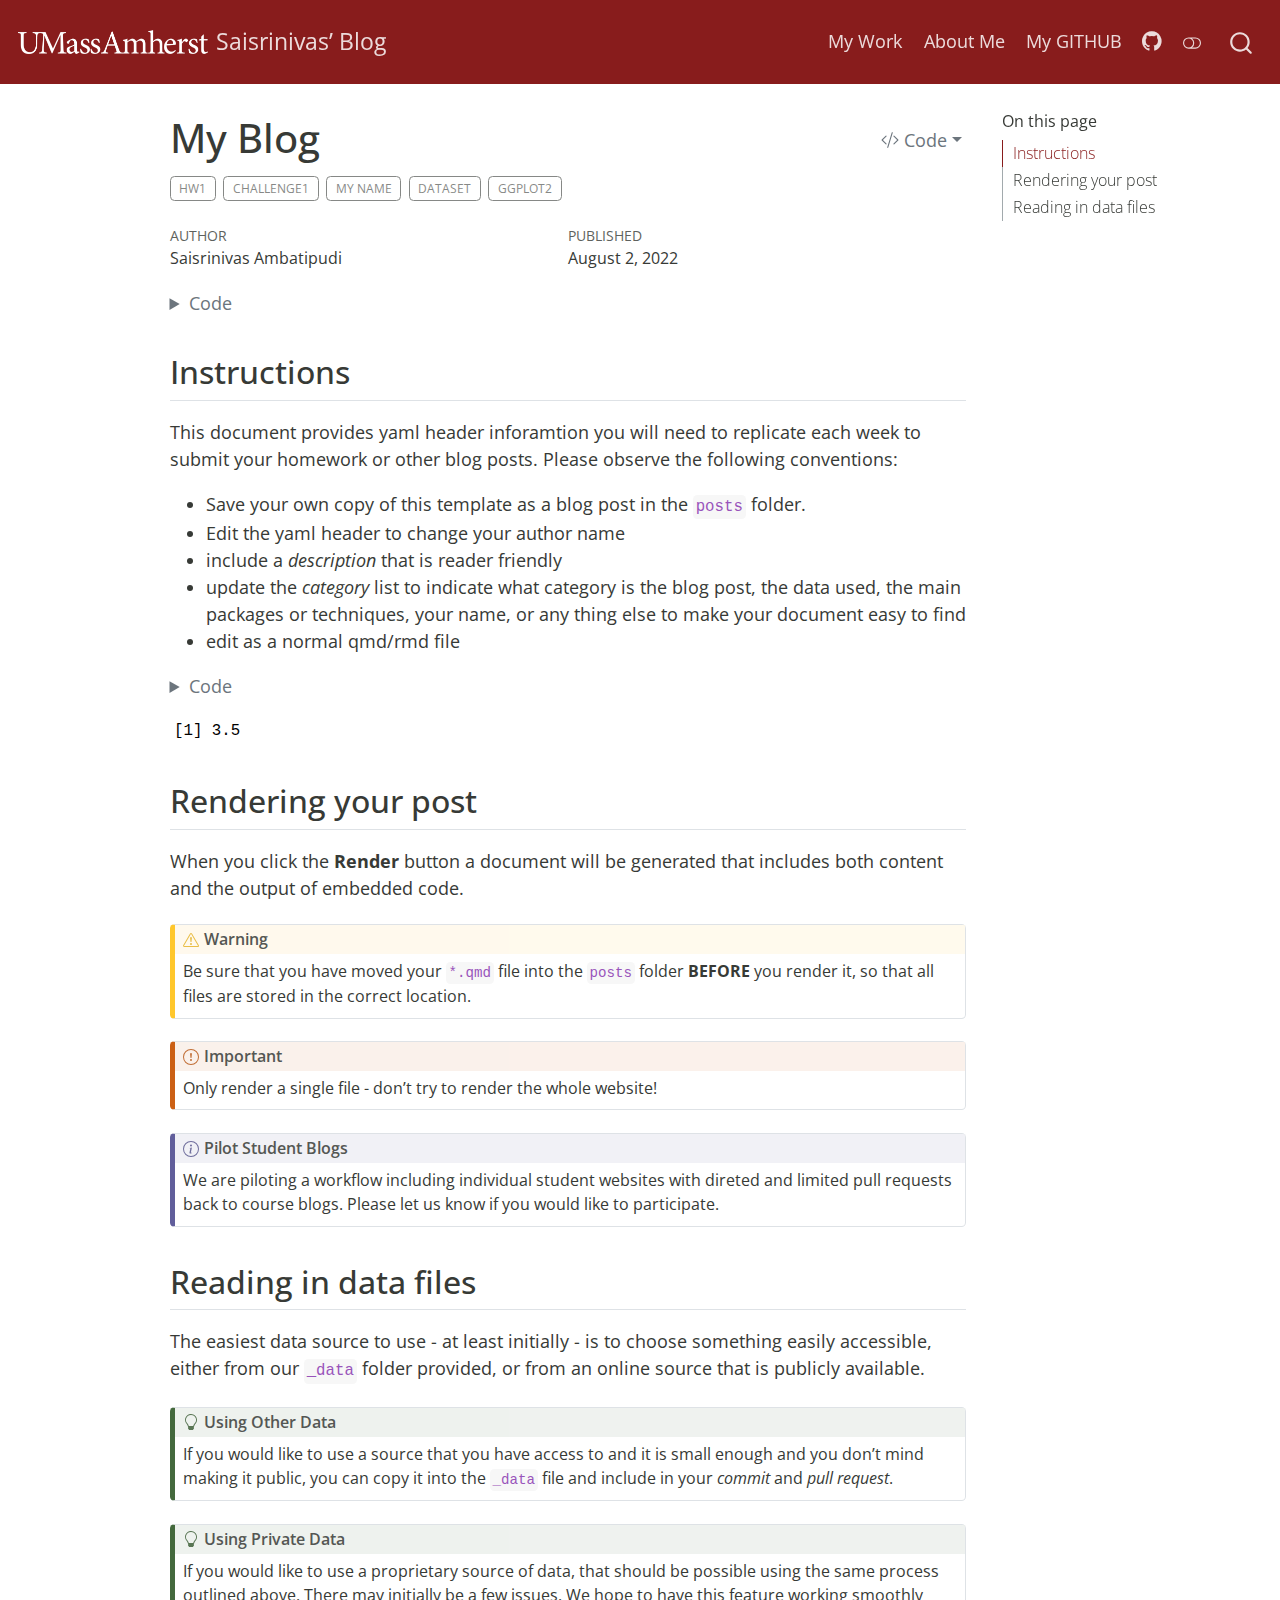
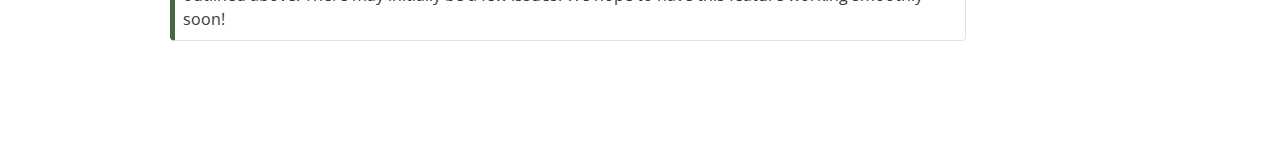
<file: posts/Saisrinivas.html>
<!DOCTYPE html>
<html xmlns="http://www.w3.org/1999/xhtml" lang="en" xml:lang="en"><head>

<meta charset="utf-8">
<meta name="generator" content="quarto-1.1.251">

<meta name="viewport" content="width=device-width, initial-scale=1.0, user-scalable=yes">

<meta name="author" content="Saisrinivas Ambatipudi">
<meta name="dcterms.date" content="2022-08-02">

<title>Saisrinivas’ Blog - My Blog</title>
<style>
code{white-space: pre-wrap;}
span.smallcaps{font-variant: small-caps;}
div.columns{display: flex; gap: min(4vw, 1.5em);}
div.column{flex: auto; overflow-x: auto;}
div.hanging-indent{margin-left: 1.5em; text-indent: -1.5em;}
ul.task-list{list-style: none;}
ul.task-list li input[type="checkbox"] {
  width: 0.8em;
  margin: 0 0.8em 0.2em -1.6em;
  vertical-align: middle;
}
pre > code.sourceCode { white-space: pre; position: relative; }
pre > code.sourceCode > span { display: inline-block; line-height: 1.25; }
pre > code.sourceCode > span:empty { height: 1.2em; }
.sourceCode { overflow: visible; }
code.sourceCode > span { color: inherit; text-decoration: inherit; }
div.sourceCode { margin: 1em 0; }
pre.sourceCode { margin: 0; }
@media screen {
div.sourceCode { overflow: auto; }
}
@media print {
pre > code.sourceCode { white-space: pre-wrap; }
pre > code.sourceCode > span { text-indent: -5em; padding-left: 5em; }
}
pre.numberSource code
  { counter-reset: source-line 0; }
pre.numberSource code > span
  { position: relative; left: -4em; counter-increment: source-line; }
pre.numberSource code > span > a:first-child::before
  { content: counter(source-line);
    position: relative; left: -1em; text-align: right; vertical-align: baseline;
    border: none; display: inline-block;
    -webkit-touch-callout: none; -webkit-user-select: none;
    -khtml-user-select: none; -moz-user-select: none;
    -ms-user-select: none; user-select: none;
    padding: 0 4px; width: 4em;
    color: #aaaaaa;
  }
pre.numberSource { margin-left: 3em; border-left: 1px solid #aaaaaa;  padding-left: 4px; }
div.sourceCode
  {   }
@media screen {
pre > code.sourceCode > span > a:first-child::before { text-decoration: underline; }
}
code span.al { color: #ff0000; font-weight: bold; } /* Alert */
code span.an { color: #60a0b0; font-weight: bold; font-style: italic; } /* Annotation */
code span.at { color: #7d9029; } /* Attribute */
code span.bn { color: #40a070; } /* BaseN */
code span.bu { color: #008000; } /* BuiltIn */
code span.cf { color: #007020; font-weight: bold; } /* ControlFlow */
code span.ch { color: #4070a0; } /* Char */
code span.cn { color: #880000; } /* Constant */
code span.co { color: #60a0b0; font-style: italic; } /* Comment */
code span.cv { color: #60a0b0; font-weight: bold; font-style: italic; } /* CommentVar */
code span.do { color: #ba2121; font-style: italic; } /* Documentation */
code span.dt { color: #902000; } /* DataType */
code span.dv { color: #40a070; } /* DecVal */
code span.er { color: #ff0000; font-weight: bold; } /* Error */
code span.ex { } /* Extension */
code span.fl { color: #40a070; } /* Float */
code span.fu { color: #06287e; } /* Function */
code span.im { color: #008000; font-weight: bold; } /* Import */
code span.in { color: #60a0b0; font-weight: bold; font-style: italic; } /* Information */
code span.kw { color: #007020; font-weight: bold; } /* Keyword */
code span.op { color: #666666; } /* Operator */
code span.ot { color: #007020; } /* Other */
code span.pp { color: #bc7a00; } /* Preprocessor */
code span.sc { color: #4070a0; } /* SpecialChar */
code span.ss { color: #bb6688; } /* SpecialString */
code span.st { color: #4070a0; } /* String */
code span.va { color: #19177c; } /* Variable */
code span.vs { color: #4070a0; } /* VerbatimString */
code span.wa { color: #60a0b0; font-weight: bold; font-style: italic; } /* Warning */
</style>


<script src="../site_libs/quarto-nav/quarto-nav.js"></script>
<script src="../site_libs/quarto-nav/headroom.min.js"></script>
<script src="../site_libs/clipboard/clipboard.min.js"></script>
<script src="../site_libs/quarto-search/autocomplete.umd.js"></script>
<script src="../site_libs/quarto-search/fuse.min.js"></script>
<script src="../site_libs/quarto-search/quarto-search.js"></script>
<meta name="quarto:offset" content="../">
<link href="../images/DACSS_Round_Network.png" rel="icon" type="image/png">
<script src="../site_libs/quarto-html/quarto.js"></script>
<script src="../site_libs/quarto-html/popper.min.js"></script>
<script src="../site_libs/quarto-html/tippy.umd.min.js"></script>
<script src="../site_libs/quarto-html/anchor.min.js"></script>
<link href="../site_libs/quarto-html/tippy.css" rel="stylesheet">
<link href="../site_libs/quarto-html/quarto-syntax-highlighting.css" rel="stylesheet" class="quarto-color-scheme" id="quarto-text-highlighting-styles">
<link href="../site_libs/quarto-html/quarto-syntax-highlighting-dark.css" rel="prefetch" class="quarto-color-scheme quarto-color-alternate" id="quarto-text-highlighting-styles">
<script src="../site_libs/bootstrap/bootstrap.min.js"></script>
<link href="../site_libs/bootstrap/bootstrap-icons.css" rel="stylesheet">
<link href="../site_libs/bootstrap/bootstrap.min.css" rel="stylesheet" class="quarto-color-scheme" id="quarto-bootstrap" data-mode="light">
<link href="../site_libs/bootstrap/bootstrap-dark.min.css" rel="prefetch" class="quarto-color-scheme quarto-color-alternate" id="quarto-bootstrap" data-mode="dark">
<script id="quarto-search-options" type="application/json">{
  "location": "navbar",
  "copy-button": false,
  "collapse-after": 3,
  "panel-placement": "end",
  "type": "overlay",
  "limit": 20,
  "language": {
    "search-no-results-text": "No results",
    "search-matching-documents-text": "matching documents",
    "search-copy-link-title": "Copy link to search",
    "search-hide-matches-text": "Hide additional matches",
    "search-more-match-text": "more match in this document",
    "search-more-matches-text": "more matches in this document",
    "search-clear-button-title": "Clear",
    "search-detached-cancel-button-title": "Cancel",
    "search-submit-button-title": "Submit"
  }
}</script>


<meta name="twitter:title" content="Saisrinivas’ Blog - My Blog">
<meta name="twitter:description" content="This document provides yaml header inforamtion you will need to replicate each week to submit your homework or other blog posts. Please observe the following conventions:">
<meta name="twitter:creator" content="@UMassDACSS">
<meta name="twitter:card" content="summary">
</head>

<body class="nav-fixed">

<div id="quarto-search-results"></div>
  <header id="quarto-header" class="headroom fixed-top">
    <nav class="navbar navbar-expand-lg navbar-dark ">
      <div class="navbar-container container-fluid">
      <div class="navbar-brand-container">
    <a href="../index.html" class="navbar-brand navbar-brand-logo">
    <img src="../images/UMass White Wordmark Horiz.png" alt="" class="navbar-logo">
    </a>
    <a class="navbar-brand" href="../index.html">
    <span class="navbar-title">Saisrinivas’ Blog</span>
    </a>
  </div>
          <button class="navbar-toggler" type="button" data-bs-toggle="collapse" data-bs-target="#navbarCollapse" aria-controls="navbarCollapse" aria-expanded="false" aria-label="Toggle navigation" onclick="if (window.quartoToggleHeadroom) { window.quartoToggleHeadroom(); }">
  <span class="navbar-toggler-icon"></span>
</button>
          <div class="collapse navbar-collapse" id="navbarCollapse">
            <ul class="navbar-nav navbar-nav-scroll ms-auto">
  <li class="nav-item">
    <a class="nav-link" href="https://github.com/sambatipudi1">My Work</a>
  </li>  
  <li class="nav-item">
    <a class="nav-link" href="../about.html">About Me</a>
  </li>  
  <li class="nav-item">
    <a class="nav-link" href="https://umass.edu/sbs/dacss">My GITHUB</a>
  </li>  
  <li class="nav-item compact">
    <a class="nav-link" href="https://github.com/sambatipudi1"><i class="bi bi-github" role="img" aria-label="GitHub">
</i> 
 </a>
  </li>  
</ul>
              <div class="quarto-toggle-container">
                  <a href="" class="quarto-color-scheme-toggle nav-link" onclick="window.quartoToggleColorScheme(); return false;" title="Toggle dark mode"><i class="bi"></i></a>
              </div>
              <div id="quarto-search" class="" title="Search"></div>
          </div> <!-- /navcollapse -->
      </div> <!-- /container-fluid -->
    </nav>
</header>
<!-- content -->
<div id="quarto-content" class="quarto-container page-columns page-rows-contents page-layout-article page-navbar">
<!-- sidebar -->
<!-- margin-sidebar -->
    <div id="quarto-margin-sidebar" class="sidebar margin-sidebar">
        <nav id="TOC" role="doc-toc" class="toc-active">
    <h2 id="toc-title">On this page</h2>
   
  <ul>
  <li><a href="#instructions" id="toc-instructions" class="nav-link active" data-scroll-target="#instructions">Instructions</a></li>
  <li><a href="#rendering-your-post" id="toc-rendering-your-post" class="nav-link" data-scroll-target="#rendering-your-post">Rendering your post</a></li>
  <li><a href="#reading-in-data-files" id="toc-reading-in-data-files" class="nav-link" data-scroll-target="#reading-in-data-files">Reading in data files</a></li>
  </ul>
</nav>
    </div>
<!-- main -->
<main class="content" id="quarto-document-content">

<header id="title-block-header" class="quarto-title-block default">
<div class="quarto-title">
<div class="quarto-title-block"><div><h1 class="title">My Blog</h1><button type="button" class="btn code-tools-button dropdown-toggle" id="quarto-code-tools-menu" data-bs-toggle="dropdown" aria-expanded="false"><i class="bi"></i> Code</button><ul class="dropdown-menu dropdown-menu-end" aria-labelelledby="quarto-code-tools-menu"><li><a id="quarto-show-all-code" class="dropdown-item" href="javascript:void(0)" role="button">Show All Code</a></li><li><a id="quarto-hide-all-code" class="dropdown-item" href="javascript:void(0)" role="button">Hide All Code</a></li><li><hr class="dropdown-divider"></li><li><a id="quarto-view-source" class="dropdown-item" href="javascript:void(0)" role="button">View Source</a></li></ul></div></div>
  <div class="quarto-categories">
    <div class="quarto-category">hw1</div>
    <div class="quarto-category">challenge1</div>
    <div class="quarto-category">my name</div>
    <div class="quarto-category">dataset</div>
    <div class="quarto-category">ggplot2</div>
  </div>
  </div>



<div class="quarto-title-meta">

    <div>
    <div class="quarto-title-meta-heading">Author</div>
    <div class="quarto-title-meta-contents">
             <p>Saisrinivas Ambatipudi </p>
          </div>
  </div>
    
    <div>
    <div class="quarto-title-meta-heading">Published</div>
    <div class="quarto-title-meta-contents">
      <p class="date">August 2, 2022</p>
    </div>
  </div>
    
  </div>
  

</header>

<div class="cell">
<details>
<summary>Code</summary>
<div class="sourceCode cell-code" id="cb1"><pre class="sourceCode r code-with-copy"><code class="sourceCode r"><span id="cb1-1"><a href="#cb1-1" aria-hidden="true" tabindex="-1"></a><span class="fu">library</span>(tidyverse)</span>
<span id="cb1-2"><a href="#cb1-2" aria-hidden="true" tabindex="-1"></a></span>
<span id="cb1-3"><a href="#cb1-3" aria-hidden="true" tabindex="-1"></a>knitr<span class="sc">::</span>opts_chunk<span class="sc">$</span><span class="fu">set</span>(<span class="at">echo =</span> <span class="cn">TRUE</span>)</span></code><button title="Copy to Clipboard" class="code-copy-button"><i class="bi"></i></button></pre></div>
</details>
</div>
<section id="instructions" class="level2">
<h2 class="anchored" data-anchor-id="instructions">Instructions</h2>
<p>This document provides yaml header inforamtion you will need to replicate each week to submit your homework or other blog posts. Please observe the following conventions:</p>
<ul>
<li>Save your own copy of this template as a blog post in the <code>posts</code> folder.</li>
<li>Edit the yaml header to change your author name</li>
<li>include a <em>description</em> that is reader friendly</li>
<li>update the <em>category</em> list to indicate what category is the blog post, the data used, the main packages or techniques, your name, or any thing else to make your document easy to find</li>
<li>edit as a normal qmd/rmd file</li>
</ul>
<div class="cell">
<details>
<summary>Code</summary>
<div class="sourceCode cell-code" id="cb2"><pre class="sourceCode r code-with-copy"><code class="sourceCode r"><span id="cb2-1"><a href="#cb2-1" aria-hidden="true" tabindex="-1"></a>x <span class="ot">&lt;-</span> <span class="fu">c</span>(<span class="dv">2</span>,<span class="dv">3</span>,<span class="dv">4</span>,<span class="dv">5</span>)</span>
<span id="cb2-2"><a href="#cb2-2" aria-hidden="true" tabindex="-1"></a><span class="fu">mean</span>(x)</span></code><button title="Copy to Clipboard" class="code-copy-button"><i class="bi"></i></button></pre></div>
</details>
<div class="cell-output cell-output-stdout">
<pre><code>[1] 3.5</code></pre>
</div>
</div>
</section>
<section id="rendering-your-post" class="level2">
<h2 class="anchored" data-anchor-id="rendering-your-post">Rendering your post</h2>
<p>When you click the <strong>Render</strong> button a document will be generated that includes both content and the output of embedded code.</p>
<div class="callout-warning callout callout-style-default callout-captioned">
<div class="callout-header d-flex align-content-center">
<div class="callout-icon-container">
<i class="callout-icon"></i>
</div>
<div class="callout-caption-container flex-fill">
Warning
</div>
</div>
<div class="callout-body-container callout-body">
<p>Be sure that you have moved your <code>*.qmd</code> file into the <code>posts</code> folder <strong>BEFORE</strong> you render it, so that all files are stored in the correct location.</p>
</div>
</div>
<div class="callout-important callout callout-style-default callout-captioned">
<div class="callout-header d-flex align-content-center">
<div class="callout-icon-container">
<i class="callout-icon"></i>
</div>
<div class="callout-caption-container flex-fill">
Important
</div>
</div>
<div class="callout-body-container callout-body">
<p>Only render a single file - don’t try to render the whole website!</p>
</div>
</div>
<div class="callout-note callout callout-style-default callout-captioned">
<div class="callout-header d-flex align-content-center">
<div class="callout-icon-container">
<i class="callout-icon"></i>
</div>
<div class="callout-caption-container flex-fill">
Pilot Student Blogs
</div>
</div>
<div class="callout-body-container callout-body">
<p>We are piloting a workflow including individual student websites with direted and limited pull requests back to course blogs. Please let us know if you would like to participate.</p>
</div>
</div>
</section>
<section id="reading-in-data-files" class="level2">
<h2 class="anchored" data-anchor-id="reading-in-data-files">Reading in data files</h2>
<p>The easiest data source to use - at least initially - is to choose something easily accessible, either from our <code>_data</code> folder provided, or from an online source that is publicly available.</p>
<div class="callout-tip callout callout-style-default callout-captioned">
<div class="callout-header d-flex align-content-center">
<div class="callout-icon-container">
<i class="callout-icon"></i>
</div>
<div class="callout-caption-container flex-fill">
Using Other Data
</div>
</div>
<div class="callout-body-container callout-body">
<p>If you would like to use a source that you have access to and it is small enough and you don’t mind making it public, you can copy it into the <code>_data</code> file and include in your <em>commit</em> and <em>pull request</em>.</p>
</div>
</div>
<div class="callout-tip callout callout-style-default callout-captioned">
<div class="callout-header d-flex align-content-center">
<div class="callout-icon-container">
<i class="callout-icon"></i>
</div>
<div class="callout-caption-container flex-fill">
Using Private Data
</div>
</div>
<div class="callout-body-container callout-body">
<p>If you would like to use a proprietary source of data, that should be possible using the same process outlined above. There may initially be a few issues. We hope to have this feature working smoothly soon!</p>
</div>
</div>


<!-- -->

</section>

</main> <!-- /main -->
<script id="quarto-html-after-body" type="application/javascript">
window.document.addEventListener("DOMContentLoaded", function (event) {
  const toggleBodyColorMode = (bsSheetEl) => {
    const mode = bsSheetEl.getAttribute("data-mode");
    const bodyEl = window.document.querySelector("body");
    if (mode === "dark") {
      bodyEl.classList.add("quarto-dark");
      bodyEl.classList.remove("quarto-light");
    } else {
      bodyEl.classList.add("quarto-light");
      bodyEl.classList.remove("quarto-dark");
    }
  }
  const toggleBodyColorPrimary = () => {
    const bsSheetEl = window.document.querySelector("link#quarto-bootstrap");
    if (bsSheetEl) {
      toggleBodyColorMode(bsSheetEl);
    }
  }
  toggleBodyColorPrimary();  
  const disableStylesheet = (stylesheets) => {
    for (let i=0; i < stylesheets.length; i++) {
      const stylesheet = stylesheets[i];
      stylesheet.rel = 'prefetch';
    }
  }
  const enableStylesheet = (stylesheets) => {
    for (let i=0; i < stylesheets.length; i++) {
      const stylesheet = stylesheets[i];
      stylesheet.rel = 'stylesheet';
    }
  }
  const manageTransitions = (selector, allowTransitions) => {
    const els = window.document.querySelectorAll(selector);
    for (let i=0; i < els.length; i++) {
      const el = els[i];
      if (allowTransitions) {
        el.classList.remove('notransition');
      } else {
        el.classList.add('notransition');
      }
    }
  }
  const toggleColorMode = (alternate) => {
    // Switch the stylesheets
    const alternateStylesheets = window.document.querySelectorAll('link.quarto-color-scheme.quarto-color-alternate');
    manageTransitions('#quarto-margin-sidebar .nav-link', false);
    if (alternate) {
      enableStylesheet(alternateStylesheets);
      for (const sheetNode of alternateStylesheets) {
        if (sheetNode.id === "quarto-bootstrap") {
          toggleBodyColorMode(sheetNode);
        }
      }
    } else {
      disableStylesheet(alternateStylesheets);
      toggleBodyColorPrimary();
    }
    manageTransitions('#quarto-margin-sidebar .nav-link', true);
    // Switch the toggles
    const toggles = window.document.querySelectorAll('.quarto-color-scheme-toggle');
    for (let i=0; i < toggles.length; i++) {
      const toggle = toggles[i];
      if (toggle) {
        if (alternate) {
          toggle.classList.add("alternate");     
        } else {
          toggle.classList.remove("alternate");
        }
      }
    }
    // Hack to workaround the fact that safari doesn't
    // properly recolor the scrollbar when toggling (#1455)
    if (navigator.userAgent.indexOf('Safari') > 0 && navigator.userAgent.indexOf('Chrome') == -1) {
      manageTransitions("body", false);
      window.scrollTo(0, 1);
      setTimeout(() => {
        window.scrollTo(0, 0);
        manageTransitions("body", true);
      }, 40);  
    }
  }
  const isFileUrl = () => { 
    return window.location.protocol === 'file:';
  }
  const hasAlternateSentinel = () => {  
    let styleSentinel = getColorSchemeSentinel();
    if (styleSentinel !== null) {
      return styleSentinel === "alternate";
    } else {
      return false;
    }
  }
  const setStyleSentinel = (alternate) => {
    const value = alternate ? "alternate" : "default";
    if (!isFileUrl()) {
      window.localStorage.setItem("quarto-color-scheme", value);
    } else {
      localAlternateSentinel = value;
    }
  }
  const getColorSchemeSentinel = () => {
    if (!isFileUrl()) {
      const storageValue = window.localStorage.getItem("quarto-color-scheme");
      return storageValue != null ? storageValue : localAlternateSentinel;
    } else {
      return localAlternateSentinel;
    }
  }
  let localAlternateSentinel = 'default';
  // Dark / light mode switch
  window.quartoToggleColorScheme = () => {
    // Read the current dark / light value 
    let toAlternate = !hasAlternateSentinel();
    toggleColorMode(toAlternate);
    setStyleSentinel(toAlternate);
  };
  // Ensure there is a toggle, if there isn't float one in the top right
  if (window.document.querySelector('.quarto-color-scheme-toggle') === null) {
    const a = window.document.createElement('a');
    a.classList.add('top-right');
    a.classList.add('quarto-color-scheme-toggle');
    a.href = "";
    a.onclick = function() { try { window.quartoToggleColorScheme(); } catch {} return false; };
    const i = window.document.createElement("i");
    i.classList.add('bi');
    a.appendChild(i);
    window.document.body.appendChild(a);
  }
  // Switch to dark mode if need be
  if (hasAlternateSentinel()) {
    toggleColorMode(true);
  } 
  const icon = "";
  const anchorJS = new window.AnchorJS();
  anchorJS.options = {
    placement: 'right',
    icon: icon
  };
  anchorJS.add('.anchored');
  const clipboard = new window.ClipboardJS('.code-copy-button', {
    target: function(trigger) {
      return trigger.previousElementSibling;
    }
  });
  clipboard.on('success', function(e) {
    // button target
    const button = e.trigger;
    // don't keep focus
    button.blur();
    // flash "checked"
    button.classList.add('code-copy-button-checked');
    var currentTitle = button.getAttribute("title");
    button.setAttribute("title", "Copied!");
    setTimeout(function() {
      button.setAttribute("title", currentTitle);
      button.classList.remove('code-copy-button-checked');
    }, 1000);
    // clear code selection
    e.clearSelection();
  });
  const viewSource = window.document.getElementById('quarto-view-source') ||
                     window.document.getElementById('quarto-code-tools-source');
  if (viewSource) {
    const sourceUrl = viewSource.getAttribute("data-quarto-source-url");
    viewSource.addEventListener("click", function(e) {
      if (sourceUrl) {
        // rstudio viewer pane
        if (/\bcapabilities=\b/.test(window.location)) {
          window.open(sourceUrl);
        } else {
          window.location.href = sourceUrl;
        }
      } else {
        const modal = new bootstrap.Modal(document.getElementById('quarto-embedded-source-code-modal'));
        modal.show();
      }
      return false;
    });
  }
  function toggleCodeHandler(show) {
    return function(e) {
      const detailsSrc = window.document.querySelectorAll(".cell > details > .sourceCode");
      for (let i=0; i<detailsSrc.length; i++) {
        const details = detailsSrc[i].parentElement;
        if (show) {
          details.open = true;
        } else {
          details.removeAttribute("open");
        }
      }
      const cellCodeDivs = window.document.querySelectorAll(".cell > .sourceCode");
      const fromCls = show ? "hidden" : "unhidden";
      const toCls = show ? "unhidden" : "hidden";
      for (let i=0; i<cellCodeDivs.length; i++) {
        const codeDiv = cellCodeDivs[i];
        if (codeDiv.classList.contains(fromCls)) {
          codeDiv.classList.remove(fromCls);
          codeDiv.classList.add(toCls);
        } 
      }
      return false;
    }
  }
  const hideAllCode = window.document.getElementById("quarto-hide-all-code");
  if (hideAllCode) {
    hideAllCode.addEventListener("click", toggleCodeHandler(false));
  }
  const showAllCode = window.document.getElementById("quarto-show-all-code");
  if (showAllCode) {
    showAllCode.addEventListener("click", toggleCodeHandler(true));
  }
  function tippyHover(el, contentFn) {
    const config = {
      allowHTML: true,
      content: contentFn,
      maxWidth: 500,
      delay: 100,
      arrow: false,
      appendTo: function(el) {
          return el.parentElement;
      },
      interactive: true,
      interactiveBorder: 10,
      theme: 'quarto',
      placement: 'bottom-start'
    };
    window.tippy(el, config); 
  }
  const noterefs = window.document.querySelectorAll('a[role="doc-noteref"]');
  for (var i=0; i<noterefs.length; i++) {
    const ref = noterefs[i];
    tippyHover(ref, function() {
      // use id or data attribute instead here
      let href = ref.getAttribute('data-footnote-href') || ref.getAttribute('href');
      try { href = new URL(href).hash; } catch {}
      const id = href.replace(/^#\/?/, "");
      const note = window.document.getElementById(id);
      return note.innerHTML;
    });
  }
  var bibliorefs = window.document.querySelectorAll('a[role="doc-biblioref"]');
  for (var i=0; i<bibliorefs.length; i++) {
    const ref = bibliorefs[i];
    const cites = ref.parentNode.getAttribute('data-cites').split(' ');
    tippyHover(ref, function() {
      var popup = window.document.createElement('div');
      cites.forEach(function(cite) {
        var citeDiv = window.document.createElement('div');
        citeDiv.classList.add('hanging-indent');
        citeDiv.classList.add('csl-entry');
        var biblioDiv = window.document.getElementById('ref-' + cite);
        if (biblioDiv) {
          citeDiv.innerHTML = biblioDiv.innerHTML;
        }
        popup.appendChild(citeDiv);
      });
      return popup.innerHTML;
    });
  }
});
</script>
<script src="https://giscus.app/client.js" data-repo="DACSS/DACSS_601_August2022_v2" data-repo-id="R_kgDOH1g84A" data-category="Blog" data-category-id="" data-mapping="title" data-reactions-enabled="1" data-emit-metadata="0" data-input-position="top" data-theme="light" data-lang="en" crossorigin="anonymous" async="">
</script><div class="modal fade" id="quarto-embedded-source-code-modal" tabindex="-1" aria-labelledby="quarto-embedded-source-code-modal-label" aria-hidden="true"><div class="modal-dialog modal-dialog-scrollable"><div class="modal-content"><div class="modal-header"><h5 class="modal-title" id="quarto-embedded-source-code-modal-label">Source Code</h5><button class="btn-close" data-bs-dismiss="modal"></button></div><div class="modal-body"><div class="">
<div class="sourceCode" id="cb4" data-shortcodes="false"><pre class="sourceCode markdown code-with-copy"><code class="sourceCode markdown"><span id="cb4-1"><a href="#cb4-1" aria-hidden="true" tabindex="-1"></a><span class="co">---</span></span>
<span id="cb4-2"><a href="#cb4-2" aria-hidden="true" tabindex="-1"></a><span class="an">title:</span><span class="co"> "My Blog"</span></span>
<span id="cb4-3"><a href="#cb4-3" aria-hidden="true" tabindex="-1"></a><span class="an">author:</span><span class="co"> "Saisrinivas Ambatipudi"</span></span>
<span id="cb4-4"><a href="#cb4-4" aria-hidden="true" tabindex="-1"></a><span class="an">desription:</span><span class="co"> "Trying to be a data scientist"</span></span>
<span id="cb4-5"><a href="#cb4-5" aria-hidden="true" tabindex="-1"></a><span class="an">date:</span><span class="co"> "08/02/2022"</span></span>
<span id="cb4-6"><a href="#cb4-6" aria-hidden="true" tabindex="-1"></a><span class="an">format:</span></span>
<span id="cb4-7"><a href="#cb4-7" aria-hidden="true" tabindex="-1"></a><span class="co">  html:</span></span>
<span id="cb4-8"><a href="#cb4-8" aria-hidden="true" tabindex="-1"></a><span class="co">    toc: true</span></span>
<span id="cb4-9"><a href="#cb4-9" aria-hidden="true" tabindex="-1"></a><span class="co">    code-fold: true</span></span>
<span id="cb4-10"><a href="#cb4-10" aria-hidden="true" tabindex="-1"></a><span class="co">    code-copy: true</span></span>
<span id="cb4-11"><a href="#cb4-11" aria-hidden="true" tabindex="-1"></a><span class="co">    code-tools: true</span></span>
<span id="cb4-12"><a href="#cb4-12" aria-hidden="true" tabindex="-1"></a><span class="an">categories:</span></span>
<span id="cb4-13"><a href="#cb4-13" aria-hidden="true" tabindex="-1"></a><span class="co">  - hw1</span></span>
<span id="cb4-14"><a href="#cb4-14" aria-hidden="true" tabindex="-1"></a><span class="co">  - challenge1</span></span>
<span id="cb4-15"><a href="#cb4-15" aria-hidden="true" tabindex="-1"></a><span class="co">  - my name</span></span>
<span id="cb4-16"><a href="#cb4-16" aria-hidden="true" tabindex="-1"></a><span class="co">  - dataset</span></span>
<span id="cb4-17"><a href="#cb4-17" aria-hidden="true" tabindex="-1"></a><span class="co">  - ggplot2</span></span>
<span id="cb4-18"><a href="#cb4-18" aria-hidden="true" tabindex="-1"></a><span class="co">---</span></span>
<span id="cb4-19"><a href="#cb4-19" aria-hidden="true" tabindex="-1"></a></span>
<span id="cb4-22"><a href="#cb4-22" aria-hidden="true" tabindex="-1"></a><span class="in">```{r}</span></span>
<span id="cb4-23"><a href="#cb4-23" aria-hidden="true" tabindex="-1"></a><span class="co">#| label: setup</span></span>
<span id="cb4-24"><a href="#cb4-24" aria-hidden="true" tabindex="-1"></a><span class="co">#| warning: false</span></span>
<span id="cb4-25"><a href="#cb4-25" aria-hidden="true" tabindex="-1"></a></span>
<span id="cb4-26"><a href="#cb4-26" aria-hidden="true" tabindex="-1"></a><span class="fu">library</span>(tidyverse)</span>
<span id="cb4-27"><a href="#cb4-27" aria-hidden="true" tabindex="-1"></a></span>
<span id="cb4-28"><a href="#cb4-28" aria-hidden="true" tabindex="-1"></a>knitr<span class="sc">::</span>opts_chunk<span class="sc">$</span><span class="fu">set</span>(<span class="at">echo =</span> <span class="cn">TRUE</span>)</span>
<span id="cb4-29"><a href="#cb4-29" aria-hidden="true" tabindex="-1"></a><span class="in">```</span></span>
<span id="cb4-30"><a href="#cb4-30" aria-hidden="true" tabindex="-1"></a></span>
<span id="cb4-31"><a href="#cb4-31" aria-hidden="true" tabindex="-1"></a><span class="fu">## Instructions</span></span>
<span id="cb4-32"><a href="#cb4-32" aria-hidden="true" tabindex="-1"></a></span>
<span id="cb4-33"><a href="#cb4-33" aria-hidden="true" tabindex="-1"></a>This document provides yaml header inforamtion you will need to replicate each week to submit your homework or other blog posts. Please observe the following conventions:</span>
<span id="cb4-34"><a href="#cb4-34" aria-hidden="true" tabindex="-1"></a></span>
<span id="cb4-35"><a href="#cb4-35" aria-hidden="true" tabindex="-1"></a><span class="ss">-   </span>Save your own copy of this template as a blog post in the <span class="in">`posts`</span> folder.</span>
<span id="cb4-36"><a href="#cb4-36" aria-hidden="true" tabindex="-1"></a><span class="ss">-   </span>Edit the yaml header to change your author name</span>
<span id="cb4-37"><a href="#cb4-37" aria-hidden="true" tabindex="-1"></a><span class="ss">-   </span>include a *description* that is reader friendly</span>
<span id="cb4-38"><a href="#cb4-38" aria-hidden="true" tabindex="-1"></a><span class="ss">-   </span>update the *category* list to indicate what category is the blog post, the data used, the main packages or techniques, your name, or any thing else to make your document easy to find</span>
<span id="cb4-39"><a href="#cb4-39" aria-hidden="true" tabindex="-1"></a><span class="ss">-   </span>edit as a normal qmd/rmd file</span>
<span id="cb4-40"><a href="#cb4-40" aria-hidden="true" tabindex="-1"></a></span>
<span id="cb4-41"><a href="#cb4-41" aria-hidden="true" tabindex="-1"></a></span>
<span id="cb4-44"><a href="#cb4-44" aria-hidden="true" tabindex="-1"></a><span class="in">```{r}</span></span>
<span id="cb4-45"><a href="#cb4-45" aria-hidden="true" tabindex="-1"></a>x <span class="ot">&lt;-</span> <span class="fu">c</span>(<span class="dv">2</span>,<span class="dv">3</span>,<span class="dv">4</span>,<span class="dv">5</span>)</span>
<span id="cb4-46"><a href="#cb4-46" aria-hidden="true" tabindex="-1"></a><span class="fu">mean</span>(x)</span>
<span id="cb4-47"><a href="#cb4-47" aria-hidden="true" tabindex="-1"></a><span class="in">```</span></span>
<span id="cb4-48"><a href="#cb4-48" aria-hidden="true" tabindex="-1"></a></span>
<span id="cb4-49"><a href="#cb4-49" aria-hidden="true" tabindex="-1"></a><span class="fu">## Rendering your post</span></span>
<span id="cb4-50"><a href="#cb4-50" aria-hidden="true" tabindex="-1"></a></span>
<span id="cb4-51"><a href="#cb4-51" aria-hidden="true" tabindex="-1"></a>When you click the **Render** button a document will be generated that includes both content and the output of embedded code. </span>
<span id="cb4-52"><a href="#cb4-52" aria-hidden="true" tabindex="-1"></a></span>
<span id="cb4-53"><a href="#cb4-53" aria-hidden="true" tabindex="-1"></a>:::{.callout-warning}</span>
<span id="cb4-54"><a href="#cb4-54" aria-hidden="true" tabindex="-1"></a>Be sure that you have moved your <span class="in">`*.qmd`</span> file into the <span class="in">`posts`</span> folder **BEFORE** you render it, so that all files are stored in the correct location.</span>
<span id="cb4-55"><a href="#cb4-55" aria-hidden="true" tabindex="-1"></a>:::</span>
<span id="cb4-56"><a href="#cb4-56" aria-hidden="true" tabindex="-1"></a></span>
<span id="cb4-57"><a href="#cb4-57" aria-hidden="true" tabindex="-1"></a>:::{.callout-important}</span>
<span id="cb4-58"><a href="#cb4-58" aria-hidden="true" tabindex="-1"></a>Only render a single file - don't try to render the whole website!</span>
<span id="cb4-59"><a href="#cb4-59" aria-hidden="true" tabindex="-1"></a>:::</span>
<span id="cb4-60"><a href="#cb4-60" aria-hidden="true" tabindex="-1"></a></span>
<span id="cb4-61"><a href="#cb4-61" aria-hidden="true" tabindex="-1"></a>:::{.callout-note}</span>
<span id="cb4-62"><a href="#cb4-62" aria-hidden="true" tabindex="-1"></a><span class="fu">## Pilot Student Blogs</span></span>
<span id="cb4-63"><a href="#cb4-63" aria-hidden="true" tabindex="-1"></a></span>
<span id="cb4-64"><a href="#cb4-64" aria-hidden="true" tabindex="-1"></a>We are piloting a workflow including individual student websites with direted and limited pull requests back to course blogs. Please let us know if you would like to participate.</span>
<span id="cb4-65"><a href="#cb4-65" aria-hidden="true" tabindex="-1"></a>:::</span>
<span id="cb4-66"><a href="#cb4-66" aria-hidden="true" tabindex="-1"></a></span>
<span id="cb4-67"><a href="#cb4-67" aria-hidden="true" tabindex="-1"></a><span class="fu">## Reading in data files</span></span>
<span id="cb4-68"><a href="#cb4-68" aria-hidden="true" tabindex="-1"></a></span>
<span id="cb4-69"><a href="#cb4-69" aria-hidden="true" tabindex="-1"></a>The easiest data source to use - at least initially - is to choose something easily accessible, either from our <span class="in">`_data`</span> folder provided, or from an online source that is publicly available.</span>
<span id="cb4-70"><a href="#cb4-70" aria-hidden="true" tabindex="-1"></a></span>
<span id="cb4-71"><a href="#cb4-71" aria-hidden="true" tabindex="-1"></a>:::{.callout-tip}</span>
<span id="cb4-72"><a href="#cb4-72" aria-hidden="true" tabindex="-1"></a><span class="fu">## Using Other Data</span></span>
<span id="cb4-73"><a href="#cb4-73" aria-hidden="true" tabindex="-1"></a>If you would like to use a source that you have access to and it is small enough and you don't mind making it public, you can copy it into the <span class="in">`_data`</span> file and include in your *commit* and *pull request*.</span>
<span id="cb4-74"><a href="#cb4-74" aria-hidden="true" tabindex="-1"></a>:::</span>
<span id="cb4-75"><a href="#cb4-75" aria-hidden="true" tabindex="-1"></a></span>
<span id="cb4-76"><a href="#cb4-76" aria-hidden="true" tabindex="-1"></a>:::{.callout-tip}</span>
<span id="cb4-77"><a href="#cb4-77" aria-hidden="true" tabindex="-1"></a><span class="fu">## Using Private Data</span></span>
<span id="cb4-78"><a href="#cb4-78" aria-hidden="true" tabindex="-1"></a></span>
<span id="cb4-79"><a href="#cb4-79" aria-hidden="true" tabindex="-1"></a>If you would like to use a proprietary source of data, that should be possible using the same process outlined above. There may initially be a few issues. We hope to have this feature working smoothly soon!</span>
<span id="cb4-80"><a href="#cb4-80" aria-hidden="true" tabindex="-1"></a>:::</span>
</code><button title="Copy to Clipboard" class="code-copy-button"><i class="bi"></i></button></pre></div>
</div></div></div></div></div>
</div> <!-- /content -->



</body></html>
</file>
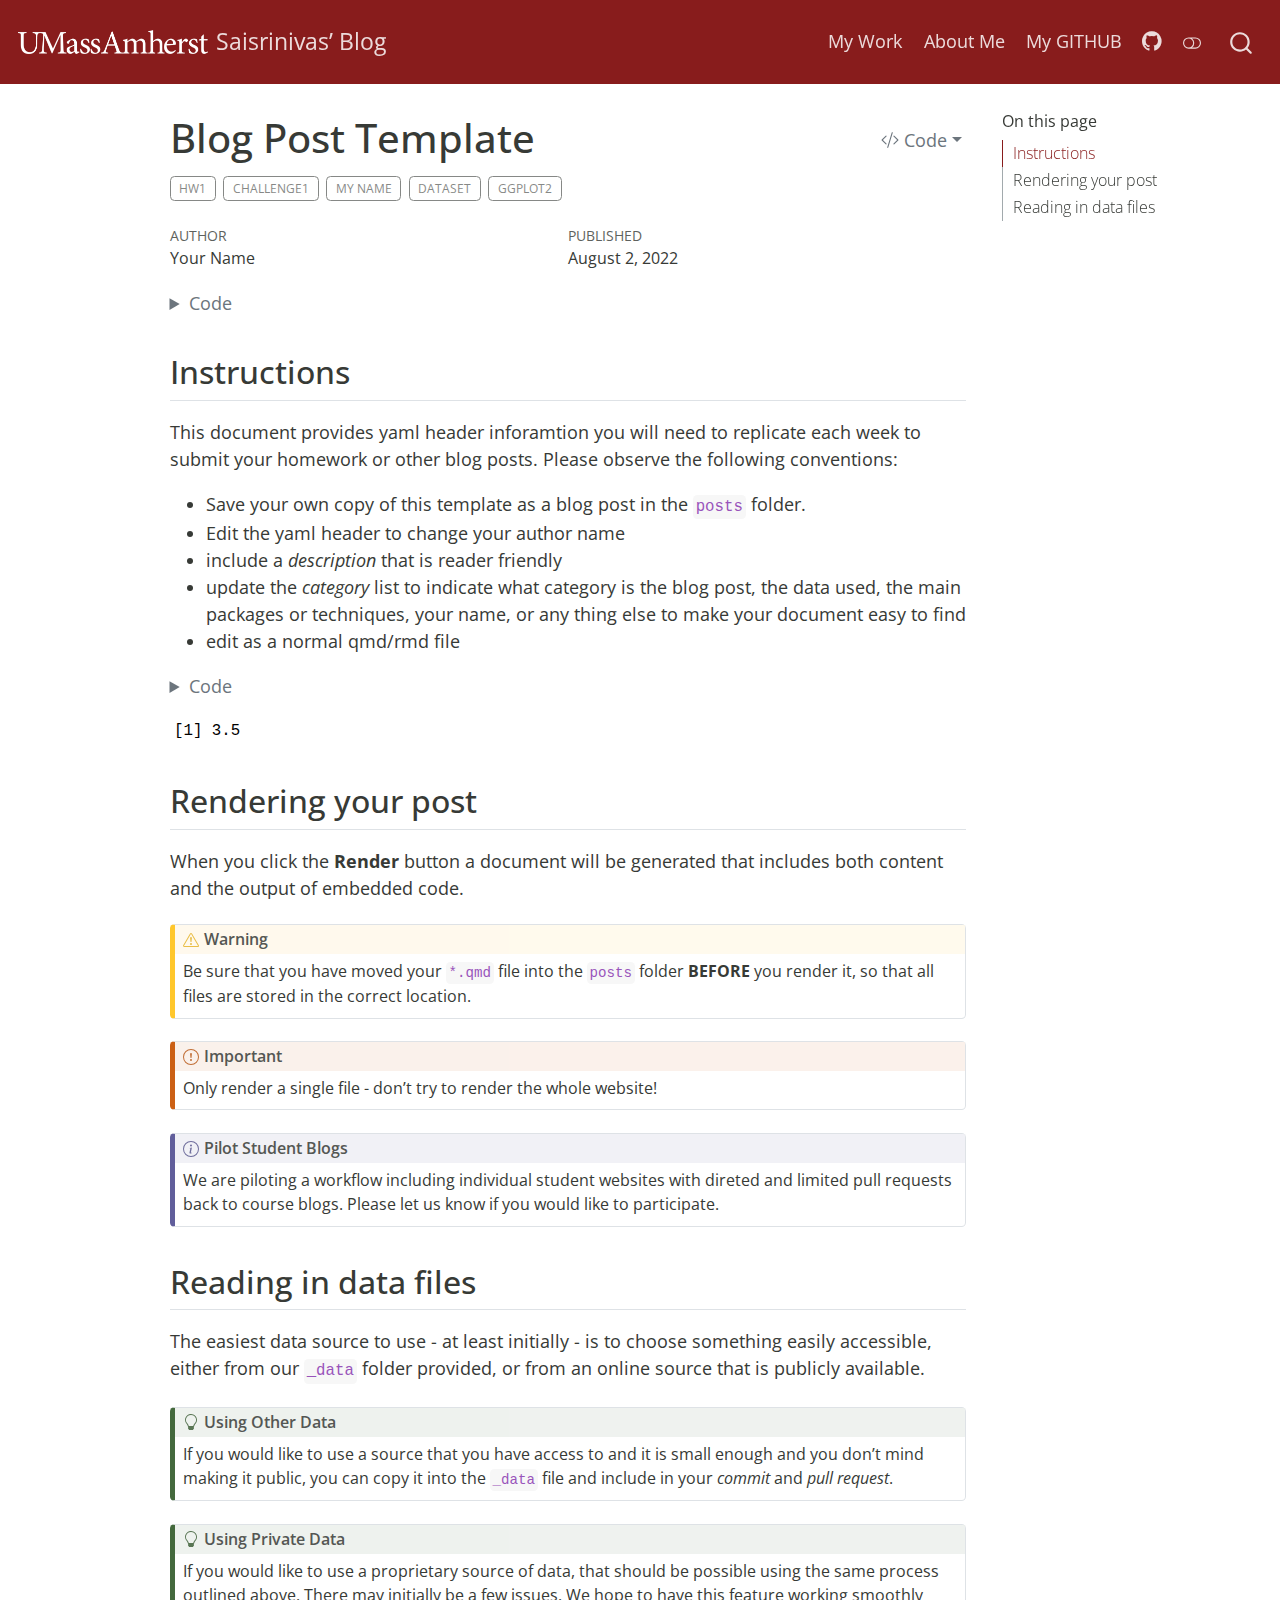
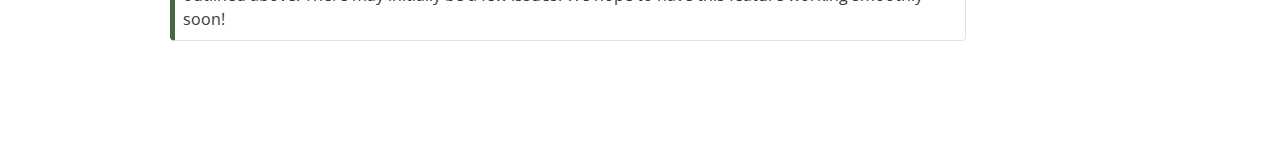
<file: templates/PostTemplate.html>
<!DOCTYPE html>
<html xmlns="http://www.w3.org/1999/xhtml" lang="en" xml:lang="en"><head>

<meta charset="utf-8">
<meta name="generator" content="quarto-1.1.251">

<meta name="viewport" content="width=device-width, initial-scale=1.0, user-scalable=yes">

<meta name="author" content="Your Name">
<meta name="dcterms.date" content="2022-08-02">

<title>Saisrinivas’ Blog - Blog Post Template</title>
<style>
code{white-space: pre-wrap;}
span.smallcaps{font-variant: small-caps;}
div.columns{display: flex; gap: min(4vw, 1.5em);}
div.column{flex: auto; overflow-x: auto;}
div.hanging-indent{margin-left: 1.5em; text-indent: -1.5em;}
ul.task-list{list-style: none;}
ul.task-list li input[type="checkbox"] {
  width: 0.8em;
  margin: 0 0.8em 0.2em -1.6em;
  vertical-align: middle;
}
pre > code.sourceCode { white-space: pre; position: relative; }
pre > code.sourceCode > span { display: inline-block; line-height: 1.25; }
pre > code.sourceCode > span:empty { height: 1.2em; }
.sourceCode { overflow: visible; }
code.sourceCode > span { color: inherit; text-decoration: inherit; }
div.sourceCode { margin: 1em 0; }
pre.sourceCode { margin: 0; }
@media screen {
div.sourceCode { overflow: auto; }
}
@media print {
pre > code.sourceCode { white-space: pre-wrap; }
pre > code.sourceCode > span { text-indent: -5em; padding-left: 5em; }
}
pre.numberSource code
  { counter-reset: source-line 0; }
pre.numberSource code > span
  { position: relative; left: -4em; counter-increment: source-line; }
pre.numberSource code > span > a:first-child::before
  { content: counter(source-line);
    position: relative; left: -1em; text-align: right; vertical-align: baseline;
    border: none; display: inline-block;
    -webkit-touch-callout: none; -webkit-user-select: none;
    -khtml-user-select: none; -moz-user-select: none;
    -ms-user-select: none; user-select: none;
    padding: 0 4px; width: 4em;
    color: #aaaaaa;
  }
pre.numberSource { margin-left: 3em; border-left: 1px solid #aaaaaa;  padding-left: 4px; }
div.sourceCode
  {   }
@media screen {
pre > code.sourceCode > span > a:first-child::before { text-decoration: underline; }
}
code span.al { color: #ff0000; font-weight: bold; } /* Alert */
code span.an { color: #60a0b0; font-weight: bold; font-style: italic; } /* Annotation */
code span.at { color: #7d9029; } /* Attribute */
code span.bn { color: #40a070; } /* BaseN */
code span.bu { color: #008000; } /* BuiltIn */
code span.cf { color: #007020; font-weight: bold; } /* ControlFlow */
code span.ch { color: #4070a0; } /* Char */
code span.cn { color: #880000; } /* Constant */
code span.co { color: #60a0b0; font-style: italic; } /* Comment */
code span.cv { color: #60a0b0; font-weight: bold; font-style: italic; } /* CommentVar */
code span.do { color: #ba2121; font-style: italic; } /* Documentation */
code span.dt { color: #902000; } /* DataType */
code span.dv { color: #40a070; } /* DecVal */
code span.er { color: #ff0000; font-weight: bold; } /* Error */
code span.ex { } /* Extension */
code span.fl { color: #40a070; } /* Float */
code span.fu { color: #06287e; } /* Function */
code span.im { color: #008000; font-weight: bold; } /* Import */
code span.in { color: #60a0b0; font-weight: bold; font-style: italic; } /* Information */
code span.kw { color: #007020; font-weight: bold; } /* Keyword */
code span.op { color: #666666; } /* Operator */
code span.ot { color: #007020; } /* Other */
code span.pp { color: #bc7a00; } /* Preprocessor */
code span.sc { color: #4070a0; } /* SpecialChar */
code span.ss { color: #bb6688; } /* SpecialString */
code span.st { color: #4070a0; } /* String */
code span.va { color: #19177c; } /* Variable */
code span.vs { color: #4070a0; } /* VerbatimString */
code span.wa { color: #60a0b0; font-weight: bold; font-style: italic; } /* Warning */
</style>


<script src="../site_libs/quarto-nav/quarto-nav.js"></script>
<script src="../site_libs/quarto-nav/headroom.min.js"></script>
<script src="../site_libs/clipboard/clipboard.min.js"></script>
<script src="../site_libs/quarto-search/autocomplete.umd.js"></script>
<script src="../site_libs/quarto-search/fuse.min.js"></script>
<script src="../site_libs/quarto-search/quarto-search.js"></script>
<meta name="quarto:offset" content="../">
<link href="../images/DACSS_Round_Network.png" rel="icon" type="image/png">
<script src="../site_libs/quarto-html/quarto.js"></script>
<script src="../site_libs/quarto-html/popper.min.js"></script>
<script src="../site_libs/quarto-html/tippy.umd.min.js"></script>
<script src="../site_libs/quarto-html/anchor.min.js"></script>
<link href="../site_libs/quarto-html/tippy.css" rel="stylesheet">
<link href="../site_libs/quarto-html/quarto-syntax-highlighting.css" rel="stylesheet" class="quarto-color-scheme" id="quarto-text-highlighting-styles">
<link href="../site_libs/quarto-html/quarto-syntax-highlighting-dark.css" rel="prefetch" class="quarto-color-scheme quarto-color-alternate" id="quarto-text-highlighting-styles">
<script src="../site_libs/bootstrap/bootstrap.min.js"></script>
<link href="../site_libs/bootstrap/bootstrap-icons.css" rel="stylesheet">
<link href="../site_libs/bootstrap/bootstrap.min.css" rel="stylesheet" class="quarto-color-scheme" id="quarto-bootstrap" data-mode="light">
<link href="../site_libs/bootstrap/bootstrap-dark.min.css" rel="prefetch" class="quarto-color-scheme quarto-color-alternate" id="quarto-bootstrap" data-mode="dark">
<script id="quarto-search-options" type="application/json">{
  "location": "navbar",
  "copy-button": false,
  "collapse-after": 3,
  "panel-placement": "end",
  "type": "overlay",
  "limit": 20,
  "language": {
    "search-no-results-text": "No results",
    "search-matching-documents-text": "matching documents",
    "search-copy-link-title": "Copy link to search",
    "search-hide-matches-text": "Hide additional matches",
    "search-more-match-text": "more match in this document",
    "search-more-matches-text": "more matches in this document",
    "search-clear-button-title": "Clear",
    "search-detached-cancel-button-title": "Cancel",
    "search-submit-button-title": "Submit"
  }
}</script>


<meta name="twitter:title" content="Saisrinivas’ Blog - Blog Post Template">
<meta name="twitter:description" content="This document provides yaml header inforamtion you will need to replicate each week to submit your homework or other blog posts. Please observe the following conventions:">
<meta name="twitter:creator" content="@UMassDACSS">
<meta name="twitter:card" content="summary">
</head>

<body class="nav-fixed">

<div id="quarto-search-results"></div>
  <header id="quarto-header" class="headroom fixed-top">
    <nav class="navbar navbar-expand-lg navbar-dark ">
      <div class="navbar-container container-fluid">
      <div class="navbar-brand-container">
    <a href="../index.html" class="navbar-brand navbar-brand-logo">
    <img src="../images/UMass White Wordmark Horiz.png" alt="" class="navbar-logo">
    </a>
    <a class="navbar-brand" href="../index.html">
    <span class="navbar-title">Saisrinivas’ Blog</span>
    </a>
  </div>
          <button class="navbar-toggler" type="button" data-bs-toggle="collapse" data-bs-target="#navbarCollapse" aria-controls="navbarCollapse" aria-expanded="false" aria-label="Toggle navigation" onclick="if (window.quartoToggleHeadroom) { window.quartoToggleHeadroom(); }">
  <span class="navbar-toggler-icon"></span>
</button>
          <div class="collapse navbar-collapse" id="navbarCollapse">
            <ul class="navbar-nav navbar-nav-scroll ms-auto">
  <li class="nav-item">
    <a class="nav-link" href="https://github.com/sambatipudi1">My Work</a>
  </li>  
  <li class="nav-item">
    <a class="nav-link" href="../about.html">About Me</a>
  </li>  
  <li class="nav-item">
    <a class="nav-link" href="https://umass.edu/sbs/dacss">My GITHUB</a>
  </li>  
  <li class="nav-item compact">
    <a class="nav-link" href="https://github.com/sambatipudi1"><i class="bi bi-github" role="img" aria-label="GitHub">
</i> 
 </a>
  </li>  
</ul>
              <div class="quarto-toggle-container">
                  <a href="" class="quarto-color-scheme-toggle nav-link" onclick="window.quartoToggleColorScheme(); return false;" title="Toggle dark mode"><i class="bi"></i></a>
              </div>
              <div id="quarto-search" class="" title="Search"></div>
          </div> <!-- /navcollapse -->
      </div> <!-- /container-fluid -->
    </nav>
</header>
<!-- content -->
<div id="quarto-content" class="quarto-container page-columns page-rows-contents page-layout-article page-navbar">
<!-- sidebar -->
<!-- margin-sidebar -->
    <div id="quarto-margin-sidebar" class="sidebar margin-sidebar">
        <nav id="TOC" role="doc-toc" class="toc-active">
    <h2 id="toc-title">On this page</h2>
   
  <ul>
  <li><a href="#instructions" id="toc-instructions" class="nav-link active" data-scroll-target="#instructions">Instructions</a></li>
  <li><a href="#rendering-your-post" id="toc-rendering-your-post" class="nav-link" data-scroll-target="#rendering-your-post">Rendering your post</a></li>
  <li><a href="#reading-in-data-files" id="toc-reading-in-data-files" class="nav-link" data-scroll-target="#reading-in-data-files">Reading in data files</a></li>
  </ul>
</nav>
    </div>
<!-- main -->
<main class="content" id="quarto-document-content">

<header id="title-block-header" class="quarto-title-block default">
<div class="quarto-title">
<div class="quarto-title-block"><div><h1 class="title">Blog Post Template</h1><button type="button" class="btn code-tools-button dropdown-toggle" id="quarto-code-tools-menu" data-bs-toggle="dropdown" aria-expanded="false"><i class="bi"></i> Code</button><ul class="dropdown-menu dropdown-menu-end" aria-labelelledby="quarto-code-tools-menu"><li><a id="quarto-show-all-code" class="dropdown-item" href="javascript:void(0)" role="button">Show All Code</a></li><li><a id="quarto-hide-all-code" class="dropdown-item" href="javascript:void(0)" role="button">Hide All Code</a></li><li><hr class="dropdown-divider"></li><li><a id="quarto-view-source" class="dropdown-item" href="javascript:void(0)" role="button">View Source</a></li></ul></div></div>
  <div class="quarto-categories">
    <div class="quarto-category">hw1</div>
    <div class="quarto-category">challenge1</div>
    <div class="quarto-category">my name</div>
    <div class="quarto-category">dataset</div>
    <div class="quarto-category">ggplot2</div>
  </div>
  </div>



<div class="quarto-title-meta">

    <div>
    <div class="quarto-title-meta-heading">Author</div>
    <div class="quarto-title-meta-contents">
             <p>Your Name </p>
          </div>
  </div>
    
    <div>
    <div class="quarto-title-meta-heading">Published</div>
    <div class="quarto-title-meta-contents">
      <p class="date">August 2, 2022</p>
    </div>
  </div>
    
  </div>
  

</header>

<div class="cell">
<details>
<summary>Code</summary>
<div class="sourceCode cell-code" id="cb1"><pre class="sourceCode r code-with-copy"><code class="sourceCode r"><span id="cb1-1"><a href="#cb1-1" aria-hidden="true" tabindex="-1"></a><span class="fu">library</span>(tidyverse)</span>
<span id="cb1-2"><a href="#cb1-2" aria-hidden="true" tabindex="-1"></a></span>
<span id="cb1-3"><a href="#cb1-3" aria-hidden="true" tabindex="-1"></a>knitr<span class="sc">::</span>opts_chunk<span class="sc">$</span><span class="fu">set</span>(<span class="at">echo =</span> <span class="cn">TRUE</span>)</span></code><button title="Copy to Clipboard" class="code-copy-button"><i class="bi"></i></button></pre></div>
</details>
</div>
<section id="instructions" class="level2">
<h2 class="anchored" data-anchor-id="instructions">Instructions</h2>
<p>This document provides yaml header inforamtion you will need to replicate each week to submit your homework or other blog posts. Please observe the following conventions:</p>
<ul>
<li>Save your own copy of this template as a blog post in the <code>posts</code> folder.</li>
<li>Edit the yaml header to change your author name</li>
<li>include a <em>description</em> that is reader friendly</li>
<li>update the <em>category</em> list to indicate what category is the blog post, the data used, the main packages or techniques, your name, or any thing else to make your document easy to find</li>
<li>edit as a normal qmd/rmd file</li>
</ul>
<div class="cell">
<details>
<summary>Code</summary>
<div class="sourceCode cell-code" id="cb2"><pre class="sourceCode r code-with-copy"><code class="sourceCode r"><span id="cb2-1"><a href="#cb2-1" aria-hidden="true" tabindex="-1"></a>x <span class="ot">&lt;-</span> <span class="fu">c</span>(<span class="dv">2</span>,<span class="dv">3</span>,<span class="dv">4</span>,<span class="dv">5</span>)</span>
<span id="cb2-2"><a href="#cb2-2" aria-hidden="true" tabindex="-1"></a><span class="fu">mean</span>(x)</span></code><button title="Copy to Clipboard" class="code-copy-button"><i class="bi"></i></button></pre></div>
</details>
<div class="cell-output cell-output-stdout">
<pre><code>[1] 3.5</code></pre>
</div>
</div>
</section>
<section id="rendering-your-post" class="level2">
<h2 class="anchored" data-anchor-id="rendering-your-post">Rendering your post</h2>
<p>When you click the <strong>Render</strong> button a document will be generated that includes both content and the output of embedded code.</p>
<div class="callout-warning callout callout-style-default callout-captioned">
<div class="callout-header d-flex align-content-center">
<div class="callout-icon-container">
<i class="callout-icon"></i>
</div>
<div class="callout-caption-container flex-fill">
Warning
</div>
</div>
<div class="callout-body-container callout-body">
<p>Be sure that you have moved your <code>*.qmd</code> file into the <code>posts</code> folder <strong>BEFORE</strong> you render it, so that all files are stored in the correct location.</p>
</div>
</div>
<div class="callout-important callout callout-style-default callout-captioned">
<div class="callout-header d-flex align-content-center">
<div class="callout-icon-container">
<i class="callout-icon"></i>
</div>
<div class="callout-caption-container flex-fill">
Important
</div>
</div>
<div class="callout-body-container callout-body">
<p>Only render a single file - don’t try to render the whole website!</p>
</div>
</div>
<div class="callout-note callout callout-style-default callout-captioned">
<div class="callout-header d-flex align-content-center">
<div class="callout-icon-container">
<i class="callout-icon"></i>
</div>
<div class="callout-caption-container flex-fill">
Pilot Student Blogs
</div>
</div>
<div class="callout-body-container callout-body">
<p>We are piloting a workflow including individual student websites with direted and limited pull requests back to course blogs. Please let us know if you would like to participate.</p>
</div>
</div>
</section>
<section id="reading-in-data-files" class="level2">
<h2 class="anchored" data-anchor-id="reading-in-data-files">Reading in data files</h2>
<p>The easiest data source to use - at least initially - is to choose something easily accessible, either from our <code>_data</code> folder provided, or from an online source that is publicly available.</p>
<div class="callout-tip callout callout-style-default callout-captioned">
<div class="callout-header d-flex align-content-center">
<div class="callout-icon-container">
<i class="callout-icon"></i>
</div>
<div class="callout-caption-container flex-fill">
Using Other Data
</div>
</div>
<div class="callout-body-container callout-body">
<p>If you would like to use a source that you have access to and it is small enough and you don’t mind making it public, you can copy it into the <code>_data</code> file and include in your <em>commit</em> and <em>pull request</em>.</p>
</div>
</div>
<div class="callout-tip callout callout-style-default callout-captioned">
<div class="callout-header d-flex align-content-center">
<div class="callout-icon-container">
<i class="callout-icon"></i>
</div>
<div class="callout-caption-container flex-fill">
Using Private Data
</div>
</div>
<div class="callout-body-container callout-body">
<p>If you would like to use a proprietary source of data, that should be possible using the same process outlined above. There may initially be a few issues. We hope to have this feature working smoothly soon!</p>
</div>
</div>


<!-- -->

</section>

</main> <!-- /main -->
<script id="quarto-html-after-body" type="application/javascript">
window.document.addEventListener("DOMContentLoaded", function (event) {
  const toggleBodyColorMode = (bsSheetEl) => {
    const mode = bsSheetEl.getAttribute("data-mode");
    const bodyEl = window.document.querySelector("body");
    if (mode === "dark") {
      bodyEl.classList.add("quarto-dark");
      bodyEl.classList.remove("quarto-light");
    } else {
      bodyEl.classList.add("quarto-light");
      bodyEl.classList.remove("quarto-dark");
    }
  }
  const toggleBodyColorPrimary = () => {
    const bsSheetEl = window.document.querySelector("link#quarto-bootstrap");
    if (bsSheetEl) {
      toggleBodyColorMode(bsSheetEl);
    }
  }
  toggleBodyColorPrimary();  
  const disableStylesheet = (stylesheets) => {
    for (let i=0; i < stylesheets.length; i++) {
      const stylesheet = stylesheets[i];
      stylesheet.rel = 'prefetch';
    }
  }
  const enableStylesheet = (stylesheets) => {
    for (let i=0; i < stylesheets.length; i++) {
      const stylesheet = stylesheets[i];
      stylesheet.rel = 'stylesheet';
    }
  }
  const manageTransitions = (selector, allowTransitions) => {
    const els = window.document.querySelectorAll(selector);
    for (let i=0; i < els.length; i++) {
      const el = els[i];
      if (allowTransitions) {
        el.classList.remove('notransition');
      } else {
        el.classList.add('notransition');
      }
    }
  }
  const toggleColorMode = (alternate) => {
    // Switch the stylesheets
    const alternateStylesheets = window.document.querySelectorAll('link.quarto-color-scheme.quarto-color-alternate');
    manageTransitions('#quarto-margin-sidebar .nav-link', false);
    if (alternate) {
      enableStylesheet(alternateStylesheets);
      for (const sheetNode of alternateStylesheets) {
        if (sheetNode.id === "quarto-bootstrap") {
          toggleBodyColorMode(sheetNode);
        }
      }
    } else {
      disableStylesheet(alternateStylesheets);
      toggleBodyColorPrimary();
    }
    manageTransitions('#quarto-margin-sidebar .nav-link', true);
    // Switch the toggles
    const toggles = window.document.querySelectorAll('.quarto-color-scheme-toggle');
    for (let i=0; i < toggles.length; i++) {
      const toggle = toggles[i];
      if (toggle) {
        if (alternate) {
          toggle.classList.add("alternate");     
        } else {
          toggle.classList.remove("alternate");
        }
      }
    }
    // Hack to workaround the fact that safari doesn't
    // properly recolor the scrollbar when toggling (#1455)
    if (navigator.userAgent.indexOf('Safari') > 0 && navigator.userAgent.indexOf('Chrome') == -1) {
      manageTransitions("body", false);
      window.scrollTo(0, 1);
      setTimeout(() => {
        window.scrollTo(0, 0);
        manageTransitions("body", true);
      }, 40);  
    }
  }
  const isFileUrl = () => { 
    return window.location.protocol === 'file:';
  }
  const hasAlternateSentinel = () => {  
    let styleSentinel = getColorSchemeSentinel();
    if (styleSentinel !== null) {
      return styleSentinel === "alternate";
    } else {
      return false;
    }
  }
  const setStyleSentinel = (alternate) => {
    const value = alternate ? "alternate" : "default";
    if (!isFileUrl()) {
      window.localStorage.setItem("quarto-color-scheme", value);
    } else {
      localAlternateSentinel = value;
    }
  }
  const getColorSchemeSentinel = () => {
    if (!isFileUrl()) {
      const storageValue = window.localStorage.getItem("quarto-color-scheme");
      return storageValue != null ? storageValue : localAlternateSentinel;
    } else {
      return localAlternateSentinel;
    }
  }
  let localAlternateSentinel = 'default';
  // Dark / light mode switch
  window.quartoToggleColorScheme = () => {
    // Read the current dark / light value 
    let toAlternate = !hasAlternateSentinel();
    toggleColorMode(toAlternate);
    setStyleSentinel(toAlternate);
  };
  // Ensure there is a toggle, if there isn't float one in the top right
  if (window.document.querySelector('.quarto-color-scheme-toggle') === null) {
    const a = window.document.createElement('a');
    a.classList.add('top-right');
    a.classList.add('quarto-color-scheme-toggle');
    a.href = "";
    a.onclick = function() { try { window.quartoToggleColorScheme(); } catch {} return false; };
    const i = window.document.createElement("i");
    i.classList.add('bi');
    a.appendChild(i);
    window.document.body.appendChild(a);
  }
  // Switch to dark mode if need be
  if (hasAlternateSentinel()) {
    toggleColorMode(true);
  } 
  const icon = "";
  const anchorJS = new window.AnchorJS();
  anchorJS.options = {
    placement: 'right',
    icon: icon
  };
  anchorJS.add('.anchored');
  const clipboard = new window.ClipboardJS('.code-copy-button', {
    target: function(trigger) {
      return trigger.previousElementSibling;
    }
  });
  clipboard.on('success', function(e) {
    // button target
    const button = e.trigger;
    // don't keep focus
    button.blur();
    // flash "checked"
    button.classList.add('code-copy-button-checked');
    var currentTitle = button.getAttribute("title");
    button.setAttribute("title", "Copied!");
    setTimeout(function() {
      button.setAttribute("title", currentTitle);
      button.classList.remove('code-copy-button-checked');
    }, 1000);
    // clear code selection
    e.clearSelection();
  });
  const viewSource = window.document.getElementById('quarto-view-source') ||
                     window.document.getElementById('quarto-code-tools-source');
  if (viewSource) {
    const sourceUrl = viewSource.getAttribute("data-quarto-source-url");
    viewSource.addEventListener("click", function(e) {
      if (sourceUrl) {
        // rstudio viewer pane
        if (/\bcapabilities=\b/.test(window.location)) {
          window.open(sourceUrl);
        } else {
          window.location.href = sourceUrl;
        }
      } else {
        const modal = new bootstrap.Modal(document.getElementById('quarto-embedded-source-code-modal'));
        modal.show();
      }
      return false;
    });
  }
  function toggleCodeHandler(show) {
    return function(e) {
      const detailsSrc = window.document.querySelectorAll(".cell > details > .sourceCode");
      for (let i=0; i<detailsSrc.length; i++) {
        const details = detailsSrc[i].parentElement;
        if (show) {
          details.open = true;
        } else {
          details.removeAttribute("open");
        }
      }
      const cellCodeDivs = window.document.querySelectorAll(".cell > .sourceCode");
      const fromCls = show ? "hidden" : "unhidden";
      const toCls = show ? "unhidden" : "hidden";
      for (let i=0; i<cellCodeDivs.length; i++) {
        const codeDiv = cellCodeDivs[i];
        if (codeDiv.classList.contains(fromCls)) {
          codeDiv.classList.remove(fromCls);
          codeDiv.classList.add(toCls);
        } 
      }
      return false;
    }
  }
  const hideAllCode = window.document.getElementById("quarto-hide-all-code");
  if (hideAllCode) {
    hideAllCode.addEventListener("click", toggleCodeHandler(false));
  }
  const showAllCode = window.document.getElementById("quarto-show-all-code");
  if (showAllCode) {
    showAllCode.addEventListener("click", toggleCodeHandler(true));
  }
  function tippyHover(el, contentFn) {
    const config = {
      allowHTML: true,
      content: contentFn,
      maxWidth: 500,
      delay: 100,
      arrow: false,
      appendTo: function(el) {
          return el.parentElement;
      },
      interactive: true,
      interactiveBorder: 10,
      theme: 'quarto',
      placement: 'bottom-start'
    };
    window.tippy(el, config); 
  }
  const noterefs = window.document.querySelectorAll('a[role="doc-noteref"]');
  for (var i=0; i<noterefs.length; i++) {
    const ref = noterefs[i];
    tippyHover(ref, function() {
      // use id or data attribute instead here
      let href = ref.getAttribute('data-footnote-href') || ref.getAttribute('href');
      try { href = new URL(href).hash; } catch {}
      const id = href.replace(/^#\/?/, "");
      const note = window.document.getElementById(id);
      return note.innerHTML;
    });
  }
  var bibliorefs = window.document.querySelectorAll('a[role="doc-biblioref"]');
  for (var i=0; i<bibliorefs.length; i++) {
    const ref = bibliorefs[i];
    const cites = ref.parentNode.getAttribute('data-cites').split(' ');
    tippyHover(ref, function() {
      var popup = window.document.createElement('div');
      cites.forEach(function(cite) {
        var citeDiv = window.document.createElement('div');
        citeDiv.classList.add('hanging-indent');
        citeDiv.classList.add('csl-entry');
        var biblioDiv = window.document.getElementById('ref-' + cite);
        if (biblioDiv) {
          citeDiv.innerHTML = biblioDiv.innerHTML;
        }
        popup.appendChild(citeDiv);
      });
      return popup.innerHTML;
    });
  }
});
</script><div class="modal fade" id="quarto-embedded-source-code-modal" tabindex="-1" aria-labelledby="quarto-embedded-source-code-modal-label" aria-hidden="true"><div class="modal-dialog modal-dialog-scrollable"><div class="modal-content"><div class="modal-header"><h5 class="modal-title" id="quarto-embedded-source-code-modal-label">Source Code</h5><button class="btn-close" data-bs-dismiss="modal"></button></div><div class="modal-body"><div class="">
<div class="sourceCode" id="cb4" data-shortcodes="false"><pre class="sourceCode markdown code-with-copy"><code class="sourceCode markdown"><span id="cb4-1"><a href="#cb4-1" aria-hidden="true" tabindex="-1"></a><span class="co">---</span></span>
<span id="cb4-2"><a href="#cb4-2" aria-hidden="true" tabindex="-1"></a><span class="an">title:</span><span class="co"> "Blog Post Template"</span></span>
<span id="cb4-3"><a href="#cb4-3" aria-hidden="true" tabindex="-1"></a><span class="an">author:</span><span class="co"> "Your Name"</span></span>
<span id="cb4-4"><a href="#cb4-4" aria-hidden="true" tabindex="-1"></a><span class="an">desription:</span><span class="co"> "Something to describe what I did"</span></span>
<span id="cb4-5"><a href="#cb4-5" aria-hidden="true" tabindex="-1"></a><span class="an">date:</span><span class="co"> "08/02/2022"</span></span>
<span id="cb4-6"><a href="#cb4-6" aria-hidden="true" tabindex="-1"></a><span class="an">format:</span></span>
<span id="cb4-7"><a href="#cb4-7" aria-hidden="true" tabindex="-1"></a><span class="co">  html:</span></span>
<span id="cb4-8"><a href="#cb4-8" aria-hidden="true" tabindex="-1"></a><span class="co">    toc: true</span></span>
<span id="cb4-9"><a href="#cb4-9" aria-hidden="true" tabindex="-1"></a><span class="co">    code-fold: true</span></span>
<span id="cb4-10"><a href="#cb4-10" aria-hidden="true" tabindex="-1"></a><span class="co">    code-copy: true</span></span>
<span id="cb4-11"><a href="#cb4-11" aria-hidden="true" tabindex="-1"></a><span class="co">    code-tools: true</span></span>
<span id="cb4-12"><a href="#cb4-12" aria-hidden="true" tabindex="-1"></a><span class="an">categories:</span></span>
<span id="cb4-13"><a href="#cb4-13" aria-hidden="true" tabindex="-1"></a><span class="co">  - hw1</span></span>
<span id="cb4-14"><a href="#cb4-14" aria-hidden="true" tabindex="-1"></a><span class="co">  - challenge1</span></span>
<span id="cb4-15"><a href="#cb4-15" aria-hidden="true" tabindex="-1"></a><span class="co">  - my name</span></span>
<span id="cb4-16"><a href="#cb4-16" aria-hidden="true" tabindex="-1"></a><span class="co">  - dataset</span></span>
<span id="cb4-17"><a href="#cb4-17" aria-hidden="true" tabindex="-1"></a><span class="co">  - ggplot2</span></span>
<span id="cb4-18"><a href="#cb4-18" aria-hidden="true" tabindex="-1"></a><span class="co">---</span></span>
<span id="cb4-19"><a href="#cb4-19" aria-hidden="true" tabindex="-1"></a></span>
<span id="cb4-22"><a href="#cb4-22" aria-hidden="true" tabindex="-1"></a><span class="in">```{r}</span></span>
<span id="cb4-23"><a href="#cb4-23" aria-hidden="true" tabindex="-1"></a><span class="co">#| label: setup</span></span>
<span id="cb4-24"><a href="#cb4-24" aria-hidden="true" tabindex="-1"></a><span class="co">#| warning: false</span></span>
<span id="cb4-25"><a href="#cb4-25" aria-hidden="true" tabindex="-1"></a></span>
<span id="cb4-26"><a href="#cb4-26" aria-hidden="true" tabindex="-1"></a><span class="fu">library</span>(tidyverse)</span>
<span id="cb4-27"><a href="#cb4-27" aria-hidden="true" tabindex="-1"></a></span>
<span id="cb4-28"><a href="#cb4-28" aria-hidden="true" tabindex="-1"></a>knitr<span class="sc">::</span>opts_chunk<span class="sc">$</span><span class="fu">set</span>(<span class="at">echo =</span> <span class="cn">TRUE</span>)</span>
<span id="cb4-29"><a href="#cb4-29" aria-hidden="true" tabindex="-1"></a><span class="in">```</span></span>
<span id="cb4-30"><a href="#cb4-30" aria-hidden="true" tabindex="-1"></a></span>
<span id="cb4-31"><a href="#cb4-31" aria-hidden="true" tabindex="-1"></a><span class="fu">## Instructions</span></span>
<span id="cb4-32"><a href="#cb4-32" aria-hidden="true" tabindex="-1"></a></span>
<span id="cb4-33"><a href="#cb4-33" aria-hidden="true" tabindex="-1"></a>This document provides yaml header inforamtion you will need to replicate each week to submit your homework or other blog posts. Please observe the following conventions:</span>
<span id="cb4-34"><a href="#cb4-34" aria-hidden="true" tabindex="-1"></a></span>
<span id="cb4-35"><a href="#cb4-35" aria-hidden="true" tabindex="-1"></a><span class="ss">-   </span>Save your own copy of this template as a blog post in the <span class="in">`posts`</span> folder.</span>
<span id="cb4-36"><a href="#cb4-36" aria-hidden="true" tabindex="-1"></a><span class="ss">-   </span>Edit the yaml header to change your author name</span>
<span id="cb4-37"><a href="#cb4-37" aria-hidden="true" tabindex="-1"></a><span class="ss">-   </span>include a *description* that is reader friendly</span>
<span id="cb4-38"><a href="#cb4-38" aria-hidden="true" tabindex="-1"></a><span class="ss">-   </span>update the *category* list to indicate what category is the blog post, the data used, the main packages or techniques, your name, or any thing else to make your document easy to find</span>
<span id="cb4-39"><a href="#cb4-39" aria-hidden="true" tabindex="-1"></a><span class="ss">-   </span>edit as a normal qmd/rmd file</span>
<span id="cb4-40"><a href="#cb4-40" aria-hidden="true" tabindex="-1"></a></span>
<span id="cb4-41"><a href="#cb4-41" aria-hidden="true" tabindex="-1"></a></span>
<span id="cb4-44"><a href="#cb4-44" aria-hidden="true" tabindex="-1"></a><span class="in">```{r}</span></span>
<span id="cb4-45"><a href="#cb4-45" aria-hidden="true" tabindex="-1"></a>x <span class="ot">&lt;-</span> <span class="fu">c</span>(<span class="dv">2</span>,<span class="dv">3</span>,<span class="dv">4</span>,<span class="dv">5</span>)</span>
<span id="cb4-46"><a href="#cb4-46" aria-hidden="true" tabindex="-1"></a><span class="fu">mean</span>(x)</span>
<span id="cb4-47"><a href="#cb4-47" aria-hidden="true" tabindex="-1"></a><span class="in">```</span></span>
<span id="cb4-48"><a href="#cb4-48" aria-hidden="true" tabindex="-1"></a></span>
<span id="cb4-49"><a href="#cb4-49" aria-hidden="true" tabindex="-1"></a><span class="fu">## Rendering your post</span></span>
<span id="cb4-50"><a href="#cb4-50" aria-hidden="true" tabindex="-1"></a></span>
<span id="cb4-51"><a href="#cb4-51" aria-hidden="true" tabindex="-1"></a>When you click the **Render** button a document will be generated that includes both content and the output of embedded code. </span>
<span id="cb4-52"><a href="#cb4-52" aria-hidden="true" tabindex="-1"></a></span>
<span id="cb4-53"><a href="#cb4-53" aria-hidden="true" tabindex="-1"></a>:::{.callout-warning}</span>
<span id="cb4-54"><a href="#cb4-54" aria-hidden="true" tabindex="-1"></a>Be sure that you have moved your <span class="in">`*.qmd`</span> file into the <span class="in">`posts`</span> folder **BEFORE** you render it, so that all files are stored in the correct location.</span>
<span id="cb4-55"><a href="#cb4-55" aria-hidden="true" tabindex="-1"></a>:::</span>
<span id="cb4-56"><a href="#cb4-56" aria-hidden="true" tabindex="-1"></a></span>
<span id="cb4-57"><a href="#cb4-57" aria-hidden="true" tabindex="-1"></a>:::{.callout-important}</span>
<span id="cb4-58"><a href="#cb4-58" aria-hidden="true" tabindex="-1"></a>Only render a single file - don't try to render the whole website!</span>
<span id="cb4-59"><a href="#cb4-59" aria-hidden="true" tabindex="-1"></a>:::</span>
<span id="cb4-60"><a href="#cb4-60" aria-hidden="true" tabindex="-1"></a></span>
<span id="cb4-61"><a href="#cb4-61" aria-hidden="true" tabindex="-1"></a>:::{.callout-note}</span>
<span id="cb4-62"><a href="#cb4-62" aria-hidden="true" tabindex="-1"></a><span class="fu">## Pilot Student Blogs</span></span>
<span id="cb4-63"><a href="#cb4-63" aria-hidden="true" tabindex="-1"></a></span>
<span id="cb4-64"><a href="#cb4-64" aria-hidden="true" tabindex="-1"></a>We are piloting a workflow including individual student websites with direted and limited pull requests back to course blogs. Please let us know if you would like to participate.</span>
<span id="cb4-65"><a href="#cb4-65" aria-hidden="true" tabindex="-1"></a>:::</span>
<span id="cb4-66"><a href="#cb4-66" aria-hidden="true" tabindex="-1"></a></span>
<span id="cb4-67"><a href="#cb4-67" aria-hidden="true" tabindex="-1"></a><span class="fu">## Reading in data files</span></span>
<span id="cb4-68"><a href="#cb4-68" aria-hidden="true" tabindex="-1"></a></span>
<span id="cb4-69"><a href="#cb4-69" aria-hidden="true" tabindex="-1"></a>The easiest data source to use - at least initially - is to choose something easily accessible, either from our <span class="in">`_data`</span> folder provided, or from an online source that is publicly available.</span>
<span id="cb4-70"><a href="#cb4-70" aria-hidden="true" tabindex="-1"></a></span>
<span id="cb4-71"><a href="#cb4-71" aria-hidden="true" tabindex="-1"></a>:::{.callout-tip}</span>
<span id="cb4-72"><a href="#cb4-72" aria-hidden="true" tabindex="-1"></a><span class="fu">## Using Other Data</span></span>
<span id="cb4-73"><a href="#cb4-73" aria-hidden="true" tabindex="-1"></a>If you would like to use a source that you have access to and it is small enough and you don't mind making it public, you can copy it into the <span class="in">`_data`</span> file and include in your *commit* and *pull request*.</span>
<span id="cb4-74"><a href="#cb4-74" aria-hidden="true" tabindex="-1"></a>:::</span>
<span id="cb4-75"><a href="#cb4-75" aria-hidden="true" tabindex="-1"></a></span>
<span id="cb4-76"><a href="#cb4-76" aria-hidden="true" tabindex="-1"></a>:::{.callout-tip}</span>
<span id="cb4-77"><a href="#cb4-77" aria-hidden="true" tabindex="-1"></a><span class="fu">## Using Private Data</span></span>
<span id="cb4-78"><a href="#cb4-78" aria-hidden="true" tabindex="-1"></a></span>
<span id="cb4-79"><a href="#cb4-79" aria-hidden="true" tabindex="-1"></a>If you would like to use a proprietary source of data, that should be possible using the same process outlined above. There may initially be a few issues. We hope to have this feature working smoothly soon!</span>
<span id="cb4-80"><a href="#cb4-80" aria-hidden="true" tabindex="-1"></a>:::</span>
</code><button title="Copy to Clipboard" class="code-copy-button"><i class="bi"></i></button></pre></div>
</div></div></div></div></div>
</div> <!-- /content -->



</body></html>
</file>
<file: site_libs/quarto-html/tippy.css>
.tippy-box[data-animation=fade][data-state=hidden]{opacity:0}[data-tippy-root]{max-width:calc(100vw - 10px)}.tippy-box{position:relative;background-color:#333;color:#fff;border-radius:4px;font-size:14px;line-height:1.4;white-space:normal;outline:0;transition-property:transform,visibility,opacity}.tippy-box[data-placement^=top]>.tippy-arrow{bottom:0}.tippy-box[data-placement^=top]>.tippy-arrow:before{bottom:-7px;left:0;border-width:8px 8px 0;border-top-color:initial;transform-origin:center top}.tippy-box[data-placement^=bottom]>.tippy-arrow{top:0}.tippy-box[data-placement^=bottom]>.tippy-arrow:before{top:-7px;left:0;border-width:0 8px 8px;border-bottom-color:initial;transform-origin:center bottom}.tippy-box[data-placement^=left]>.tippy-arrow{right:0}.tippy-box[data-placement^=left]>.tippy-arrow:before{border-width:8px 0 8px 8px;border-left-color:initial;right:-7px;transform-origin:center left}.tippy-box[data-placement^=right]>.tippy-arrow{left:0}.tippy-box[data-placement^=right]>.tippy-arrow:before{left:-7px;border-width:8px 8px 8px 0;border-right-color:initial;transform-origin:center right}.tippy-box[data-inertia][data-state=visible]{transition-timing-function:cubic-bezier(.54,1.5,.38,1.11)}.tippy-arrow{width:16px;height:16px;color:#333}.tippy-arrow:before{content:"";position:absolute;border-color:transparent;border-style:solid}.tippy-content{position:relative;padding:5px 9px;z-index:1}
</file>
<file: site_libs/quarto-html/quarto-syntax-highlighting.css>
/* quarto syntax highlight colors */
:root {
  --quarto-hl-ot-color: #003B4F;
  --quarto-hl-at-color: #657422;
  --quarto-hl-ss-color: #20794D;
  --quarto-hl-an-color: #5E5E5E;
  --quarto-hl-fu-color: #4758AB;
  --quarto-hl-st-color: #20794D;
  --quarto-hl-cf-color: #003B4F;
  --quarto-hl-op-color: #5E5E5E;
  --quarto-hl-er-color: #AD0000;
  --quarto-hl-bn-color: #AD0000;
  --quarto-hl-al-color: #AD0000;
  --quarto-hl-va-color: #111111;
  --quarto-hl-bu-color: inherit;
  --quarto-hl-ex-color: inherit;
  --quarto-hl-pp-color: #AD0000;
  --quarto-hl-in-color: #5E5E5E;
  --quarto-hl-vs-color: #20794D;
  --quarto-hl-wa-color: #5E5E5E;
  --quarto-hl-do-color: #5E5E5E;
  --quarto-hl-im-color: #00769E;
  --quarto-hl-ch-color: #20794D;
  --quarto-hl-dt-color: #AD0000;
  --quarto-hl-fl-color: #AD0000;
  --quarto-hl-co-color: #5E5E5E;
  --quarto-hl-cv-color: #5E5E5E;
  --quarto-hl-cn-color: #8f5902;
  --quarto-hl-sc-color: #5E5E5E;
  --quarto-hl-dv-color: #AD0000;
  --quarto-hl-kw-color: #003B4F;
}

/* other quarto variables */
:root {
  --quarto-font-monospace: SFMono-Regular, Menlo, Monaco, Consolas, "Liberation Mono", "Courier New", monospace;
}

pre > code.sourceCode > span {
  color: #003B4F;
}

code span {
  color: #003B4F;
}

code.sourceCode > span {
  color: #003B4F;
}

div.sourceCode,
div.sourceCode pre.sourceCode {
  color: #003B4F;
}

code span.ot {
  color: #003B4F;
}

code span.at {
  color: #657422;
}

code span.ss {
  color: #20794D;
}

code span.an {
  color: #5E5E5E;
}

code span.fu {
  color: #4758AB;
}

code span.st {
  color: #20794D;
}

code span.cf {
  color: #003B4F;
}

code span.op {
  color: #5E5E5E;
}

code span.er {
  color: #AD0000;
}

code span.bn {
  color: #AD0000;
}

code span.al {
  color: #AD0000;
}

code span.va {
  color: #111111;
}

code span.pp {
  color: #AD0000;
}

code span.in {
  color: #5E5E5E;
}

code span.vs {
  color: #20794D;
}

code span.wa {
  color: #5E5E5E;
  font-style: italic;
}

code span.do {
  color: #5E5E5E;
  font-style: italic;
}

code span.im {
  color: #00769E;
}

code span.ch {
  color: #20794D;
}

code span.dt {
  color: #AD0000;
}

code span.fl {
  color: #AD0000;
}

code span.co {
  color: #5E5E5E;
}

code span.cv {
  color: #5E5E5E;
  font-style: italic;
}

code span.cn {
  color: #8f5902;
}

code span.sc {
  color: #5E5E5E;
}

code span.dv {
  color: #AD0000;
}

code span.kw {
  color: #003B4F;
}

.prevent-inlining {
  content: "</";
}

/*# sourceMappingURL=debc5d5d77c3f9108843748ff7464032.css.map */
</file>
<file: site_libs/quarto-html/quarto-syntax-highlighting-dark.css>
/* quarto syntax highlight colors */
:root {
  --quarto-hl-al-color: #f07178;
  --quarto-hl-an-color: #d4d0ab;
  --quarto-hl-at-color: #00e0e0;
  --quarto-hl-bn-color: #d4d0ab;
  --quarto-hl-bu-color: #abe338;
  --quarto-hl-ch-color: #abe338;
  --quarto-hl-co-color: #f8f8f2;
  --quarto-hl-cv-color: #ffd700;
  --quarto-hl-cn-color: #ffd700;
  --quarto-hl-cf-color: #ffa07a;
  --quarto-hl-dt-color: #ffa07a;
  --quarto-hl-dv-color: #d4d0ab;
  --quarto-hl-do-color: #f8f8f2;
  --quarto-hl-er-color: #f07178;
  --quarto-hl-ex-color: #00e0e0;
  --quarto-hl-fl-color: #d4d0ab;
  --quarto-hl-fu-color: #ffa07a;
  --quarto-hl-im-color: #abe338;
  --quarto-hl-in-color: #d4d0ab;
  --quarto-hl-kw-color: #ffa07a;
  --quarto-hl-op-color: #ffa07a;
  --quarto-hl-ot-color: #00e0e0;
  --quarto-hl-pp-color: #dcc6e0;
  --quarto-hl-re-color: #00e0e0;
  --quarto-hl-sc-color: #abe338;
  --quarto-hl-ss-color: #abe338;
  --quarto-hl-st-color: #abe338;
  --quarto-hl-va-color: #00e0e0;
  --quarto-hl-vs-color: #abe338;
  --quarto-hl-wa-color: #dcc6e0;
}

/* other quarto variables */
:root {
  --quarto-font-monospace: SFMono-Regular, Menlo, Monaco, Consolas, "Liberation Mono", "Courier New", monospace;
}

code span.al {
  font-weight: bold;
  color: #f07178;
}

code span.an {
  color: #d4d0ab;
}

code span.at {
  color: #00e0e0;
}

code span.bn {
  color: #d4d0ab;
}

code span.bu {
  color: #abe338;
}

code span.ch {
  color: #abe338;
}

code span.co {
  font-style: italic;
  color: #f8f8f2;
}

code span.cv {
  color: #ffd700;
}

code span.cn {
  color: #ffd700;
}

code span.cf {
  font-weight: bold;
  color: #ffa07a;
}

code span.dt {
  color: #ffa07a;
}

code span.dv {
  color: #d4d0ab;
}

code span.do {
  color: #f8f8f2;
}

code span.er {
  color: #f07178;
  text-decoration: underline;
}

code span.ex {
  font-weight: bold;
  color: #00e0e0;
}

code span.fl {
  color: #d4d0ab;
}

code span.fu {
  color: #ffa07a;
}

code span.im {
  color: #abe338;
}

code span.in {
  color: #d4d0ab;
}

code span.kw {
  font-weight: bold;
  color: #ffa07a;
}

pre > code.sourceCode > span {
  color: #f8f8f2;
}

code span {
  color: #f8f8f2;
}

code.sourceCode > span {
  color: #f8f8f2;
}

div.sourceCode,
div.sourceCode pre.sourceCode {
  color: #f8f8f2;
}

code span.op {
  color: #ffa07a;
}

code span.ot {
  color: #00e0e0;
}

code span.pp {
  color: #dcc6e0;
}

code span.re {
  color: #00e0e0;
}

code span.sc {
  color: #abe338;
}

code span.ss {
  color: #abe338;
}

code span.st {
  color: #abe338;
}

code span.va {
  color: #00e0e0;
}

code span.vs {
  color: #abe338;
}

code span.wa {
  color: #dcc6e0;
}

.prevent-inlining {
  content: "</";
}

/*# sourceMappingURL=935a306eefa94366c21e1a970dddb765.css.map */
</file>
